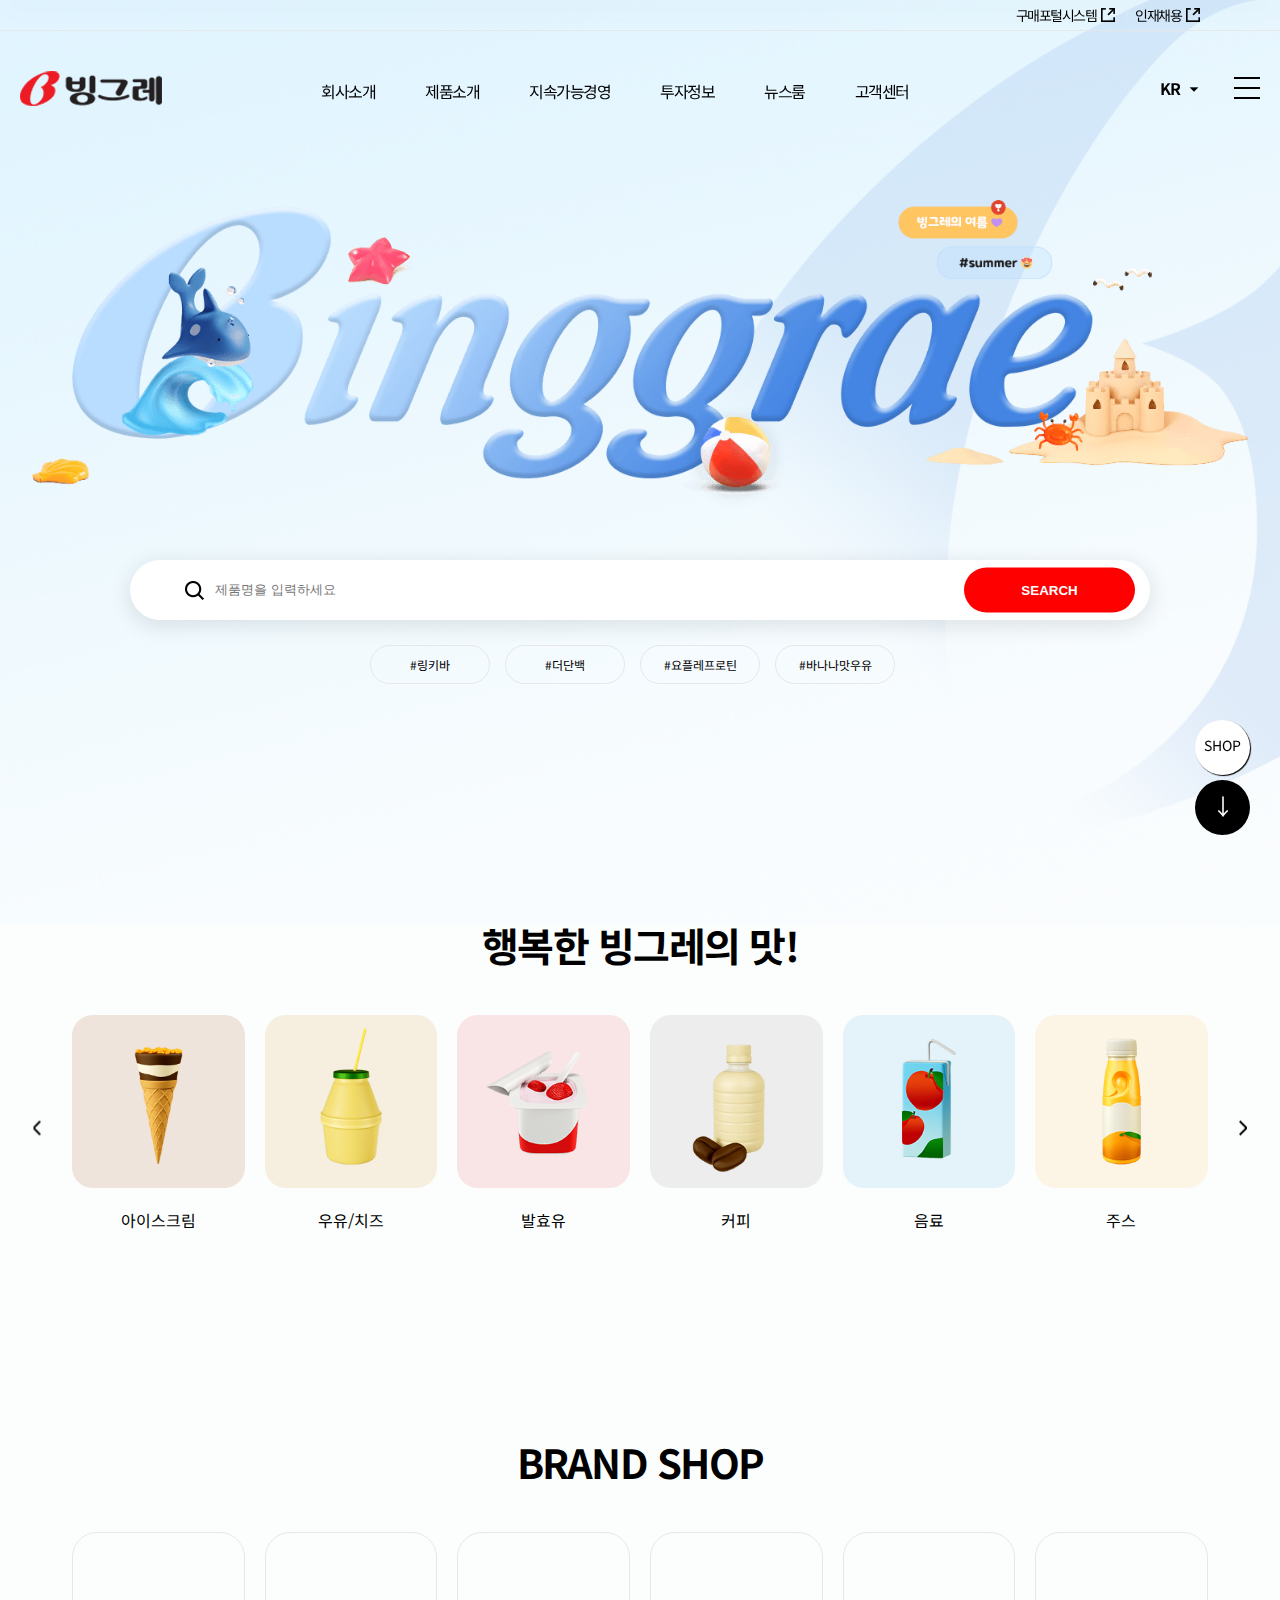
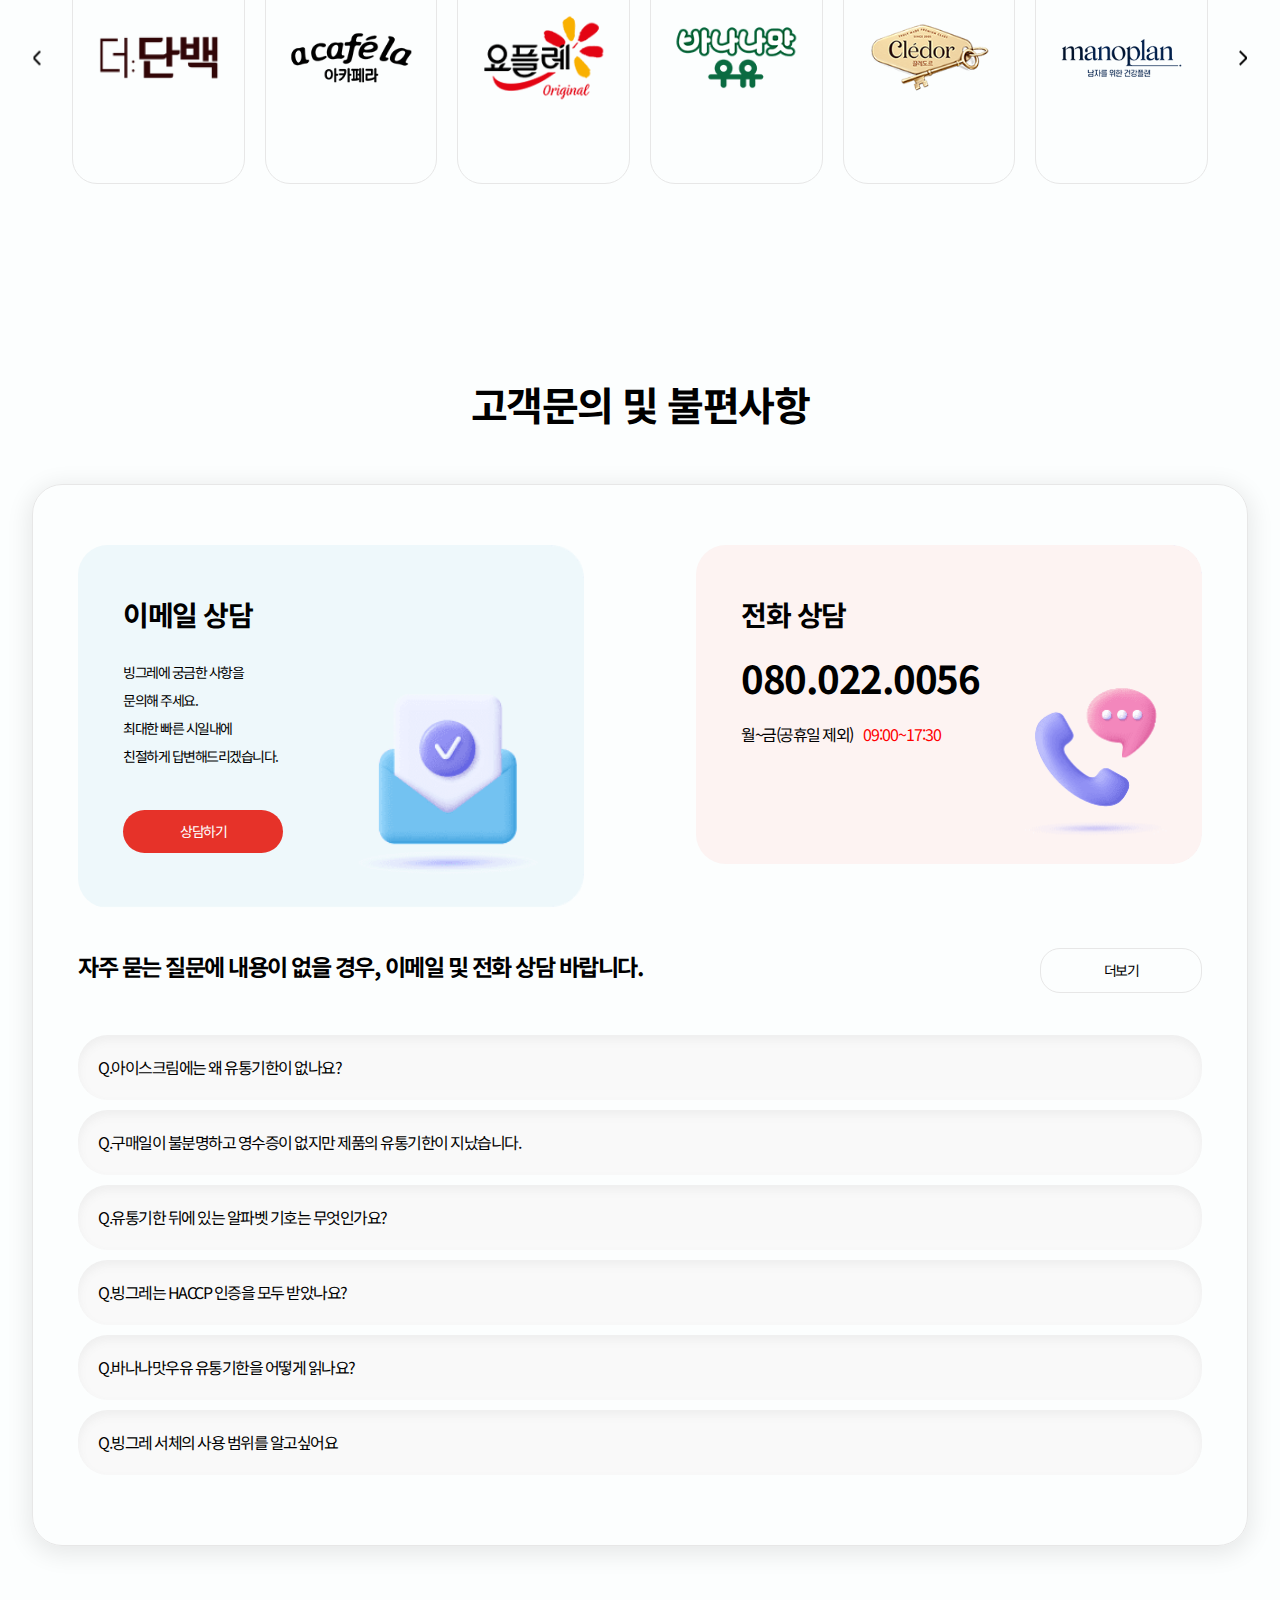
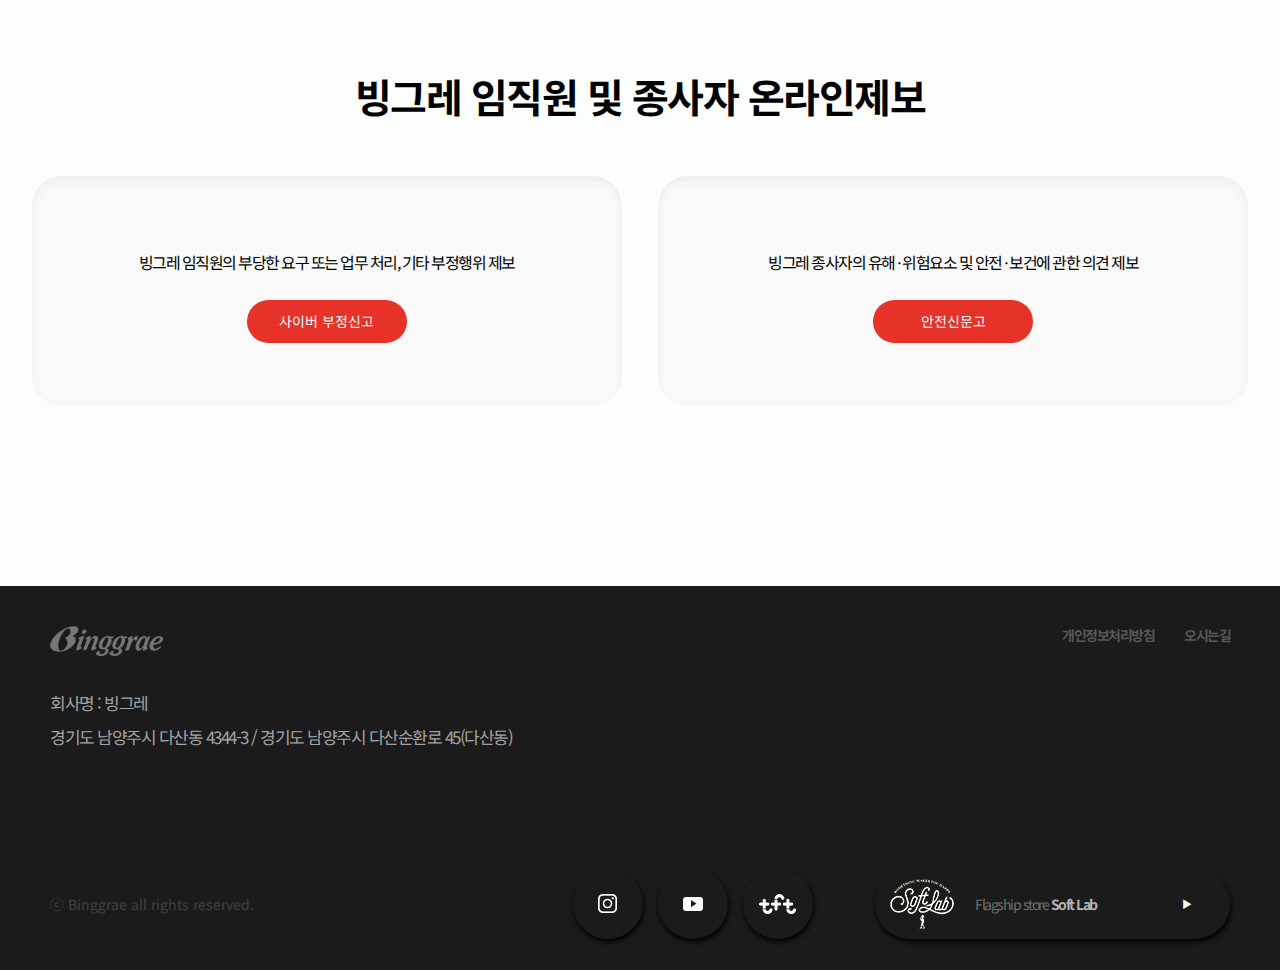
<file: index.html>
<!DOCTYPE html>
<html lang="ko">
  <head>
    <meta charset="UTF-8" />
    <meta http-equiv="X-UA-Compatible" content="IE=edge" />
    <meta name="viewport" content="width=device-width, initial-scale=1.0" />
    <title>빙그레</title>

    <!-- favicon -->
    <link rel="icon" href="img/ico_favicon.ico" />

    <!-- font -->
    <link rel="preconnect" href="https://fonts.googleapis.com" />
    <link rel="preconnect" href="https://fonts.gstatic.com" crossorigin />
    <link href="https://fonts.googleapis.com/css2?family=Noto+Sans+KR:wght@400;700&display=swap" rel="stylesheet" />

    <!-- css -->
    <link rel="stylesheet" href="scss/index.css" />

    <!-- js -->
    <script defer src="js/header.js"></script>
    <script defer src="js/main.js"></script>
    <script defer src="js/aside.js"></script>
  </head>

  <body>
    <!-- 상단 영역 -->
    <header id="header">
      <h1 class="h1">
        <a href="index.html">
          <span class="hideText">회사소개</span>
          <img class="pcLogo" src="img/logo-pc.png" alt="빙그레 pc로고" />
          <img class="mobileLogo" src="img/logo_mo.png" alt="빙그레 모바일 로고" />
        </a>
      </h1>

      <div class="gnbWrapWrap">
        <div class="gnbMobileDark"></div>
        <div class="gnbWrap">
          <div class="mobileWrap">
            <ul class="gnb">
              <li class="depth01">
                <a href="#">회사소개</a>
                <ul class="depth02">
                  <li>
                    <a href="#">CEO인사말</a>
                  </li>
                  <li>
                    <a href="#">경영이념</a>
                  </li>
                  <li>
                    <a href="#">사업분야</a>
                  </li>
                  <li>
                    <a href="#">히스토리</a>
                  </li>
                </ul>
              </li>
              <li class="depth01">
                <a href="#">제품소개</a>
                <ul class="depth02">
                  <li><a href="#">아이스크림</a></li>
                  <li><a href="#">우유/치즈</a></li>
                  <li><a href="#">발효유</a></li>
                  <li><a href="#">커피</a></li>
                  <li><a href="#">음료</a></li>
                  <li><a href="#">주스</a></li>
                  <li><a href="#">스낵/디저트</a></li>
                  <li><a href="#">건강지향식품</a></li>
                  <li><a href="#">수출제품</a></li>
                </ul>
              </li>
              <li class="depth01">
                <a href="#">지속가능경영</a>
                <ul class="depth02">
                  <li><a href="#">지속가능경영 체계</a></li>
                  <li><a href="#">Eco-Friendly</a></li>
                  <li><a href="#">Shared Value</a></li>
                  <li><a href="#">Global Integrity</a></li>
                  <li class="depth03">
                    <a href="#">윤리준법경영</a>
                    <ul class="depth03Ham">
                      <li><a href="#">윤리강령</a></li>
                      <li><a href="#">공정거리자율준수</a></li>
                    </ul>
                  </li>
                  <li><a href="#">사회공헌</a></li>
                  <li><a href="#">보고서 및 정책</a></li>
                </ul>
              </li>
              <li class="depth01">
                <a href="#">투자정보</a>
                <ul class="depth02">
                  <li><a href="#">전자공고</a></li>
                  <li><a href="#">주식정보</a></li>
                  <li><a href="#">공시정보</a></li>
                  <li><a href="#">재무정보</a></li>
                  <li><a href="#">IR 정보</a></li>
                </ul>
              </li>
              <li class="depth01">
                <a href="#">뉴스룸</a>
                <ul class="depth02">
                  <li class="depth03 depth03Ham"><a href="#">전체보기</a></li>
                  <li><a href="#">새소식</a></li>
                  <li><a href="#">보도자료</a></li>
                  <li><a href="#">빙그레 스토리</a></li>
                  <li><a href="#">미디어 라이브러리</a></li>
                </ul>
              </li>
              <li class="depth01">
                <a href="#">고객센터</a>
                <ul class="depth02">
                  <li class="depth03">
                    <a href="#">고객상담</a>
                    <ul class="depth03Ham">
                      <li><a href="#">FAQ</a></li>
                      <li><a href="#">1:1 이메일상담</a></li>
                    </ul>
                  </li>
                  <li><a href="#">사이버 부정신고</a></li>
                  <li><a href="#">안전신문고</a></li>
                  <li><a href="#">개인정보처리방침</a></li>
                </ul>
              </li>
            </ul>
          </div>

          <ul class="mTnb">
            <li>
              <a href="#">구매포털시스템<img src="img/link_arrow02.png" alt="구매포털시스템" /></a>
            </li>
            <li>
              <a href="#">인재채용<img src="img/link_arrow02.png" alt="인재채용" /></a>
            </li>
          </ul>

          <ul class="mEnb">
            <li>
              <ul class="lang">
                <li><a href="#">KR</a></li>
                <li><a href="#">EN</a></li>
              </ul>
            </li>
            <li><a href="#">오시는 길</a></li>
          </ul>
        </div>
      </div>

      <ul class="enb">
        <li>
          <ul>
            <li class="choice">KR<img src="img/lang_btn.png" alt="언어 드롭다운 버튼" /></li>
            <ul class="language">
              <li><a href="#">KR</a></li>
              <li><a href="#">EN</a></li>
              <li><a href="#">CN</a></li>
            </ul>
          </ul>
        </li>
        <li>
          <div class="hamburger">
            <span class="hideText">전체메뉴보기</span>
            <div></div>
            <div></div>
            <div></div>
          </div>
        </li>
      </ul>

      <div class="tnb">
        <ul>
          <li>
            <a href="#">구매포털시스템<img src="img/link_arrow02.png" alt="구매포털시스템" /></a>
          </li>
          <li>
            <a href="#">인재채용<img src="img/link_arrow02.png" alt="인재채용" /></a>
          </li>
        </ul>
      </div>
    </header>

    <!-- 내용영역 -->
    <main id="main">
      <!-- 타이틀 -->
      <section id="title">
        <div class="titleInnerWrap">
          <div class="inner">
            <img class="pcImg" src="img/sec01_logo.png" alt="빙그레 타이틀 로고" />
            <img class="mobileImg" src="img/m_sec01_logo.png" alt="빙그레 타이틀 모바일 로고" />
            <div class="search">
              <div class="searchBar">
                <div class="searchForm">
                  <input type="text" placeholder="제품명을 입력하세요" />
                  <button type="button">SEARCH</button>
                </div>
              </div>

              <div class="hashtag">
                <h2 class="hideText">빙그레 해시태그</h2>
                <ul class="hash">
                  <li><a href="#">#링키바</a></li>
                  <li><a href="#">#더단백</a></li>
                  <li><a href="#">#요플레프로틴</a></li>
                  <li><a href="#">#바나나맛우유</a></li>
                </ul>
              </div>
            </div>
          </div>
        </div>
      </section>

      <!-- 빙그레맛 -->
      <section id="taste">
        <div class="inner">
          <h2 class="h2">행복한 빙그레의 맛!</h2>
          <div class="tasteSlideWrap">
            <div class="tasteSlide">
              <ul class="list">
                <li>
                  <a href="#">
                    <img src="img/sec02_img01.png" alt="빙그레 아이스크림" />
                    <div class="imgName">
                      <span class="normal">아이스크림</span><span class="hover">VIEW MORE</span>
                    </div>
                  </a>
                </li>
                <li>
                  <a href="#">
                    <img src="img/sec02_img02.png" alt="빙그레 우유/치즈" />
                    <div class="imgName"><span class="normal">우유/치즈</span><span class="hover">VIEW MORE</span></div>
                  </a>
                </li>
                <li>
                  <a href="#">
                    <img src="img/sec02_img03.png" alt="빙그레 발효유" />
                    <div class="imgName"><span class="normal">발효유</span><span class="hover">VIEW MORE</span></div>
                  </a>
                </li>
                <li>
                  <a href="#">
                    <img src="img/sec02_img04.png" alt="빙그레 커피" />
                    <div class="imgName"><span class="normal">커피</span><span class="hover">VIEW MORE</span></div>
                  </a>
                </li>
                <li>
                  <a href="#">
                    <img src="img/sec02_img05.png" alt="빙그레 음료" />
                    <div class="imgName"><span class="normal">음료</span><span class="hover">VIEW MORE</span></div>
                  </a>
                </li>
                <li>
                  <a href="#">
                    <img src="img/sec02_img06.png" alt="빙그레 주스" />
                    <div class="imgName"><span class="normal">주스</span><span class="hover">VIEW MORE</span></div>
                  </a>
                </li>
                <li>
                  <a href="#">
                    <img src="img/sec02_img07.png" alt="빙그레 스낵/디저트" />
                    <div class="imgName">
                      <span class="normal">스낵/디저트</span><span class="hover">VIEW MORE</span>
                    </div>
                  </a>
                </li>
                <li>
                  <a href="#">
                    <img src="img/sec02_img08.png" alt="빙그레 건강지향식품" />
                    <div class="imgName">
                      <span class="normal">건강지향식품</span><span class="hover">VIEW MORE</span>
                    </div>
                  </a>
                </li>
                <li>
                  <a href="#">
                    <img src="img/sec02_img09.png" alt="빙그레 수출제품" />
                    <div class="imgName"><span class="normal">수출제품</span><span class="hover">VIEW MORE</span></div>
                  </a>
                </li>
              </ul>
            </div>
            <div class="Btn prev">
              <img src="img/prev_arrow.png" alt="빙그레 이전 버튼" />
            </div>
            <div class="Btn next">
              <img src="img/next_arrow.png" alt="빙그레 다음 버튼" />
            </div>
          </div>
        </div>
      </section>

      <!-- 브랜드샵 -->
      <section id="shop">
        <div class="inner">
          <h2 class="h2">BRAND SHOP</h2>
          <div class="shopSlideWrap">
            <div class="shopSlide">
              <ul class="list">
                <li>
                  <a href="#">
                    <img src="img/sec02_logo01.png" alt="더:단백" />
                    <div class="hideText">더:단백</div>
                  </a>
                </li>
                <li>
                  <a href="#">
                    <img src="img/sec02_logo02.png" alt="아카페라" />
                    <div class="hideText">아카페라</div>
                  </a>
                </li>
                <li>
                  <a href="#">
                    <img src="img/sec02_logo03.png" alt="요플레" />
                    <div class="hideText">요플레</div>
                  </a>
                </li>
                <li>
                  <a href="#">
                    <img src="img/sec02_logo04.png" alt="바나나맛 우유" />
                    <div class="hideText">바나나맛 우유</div>
                  </a>
                </li>
                <li>
                  <a href="#">
                    <img src="img/sec02_logo05.png" alt="끌레도르" />
                    <div class="hideText">끌레도르</div>
                  </a>
                </li>
                <li>
                  <a href="#">
                    <img src="img/sec02_logo06.png" alt="마노플랜" />
                    <div class="hideText">마노플랜</div>
                  </a>
                </li>
                <li>
                  <a href="#">
                    <img src="img/sec02_logo07.png" alt="비바시티" />
                    <div class="hideText">비바시티</div>
                  </a>
                </li>
              </ul>
            </div>
            <div class="Btn prev">
              <img src="img/prev_arrow.png" alt="브랜드 이전 버튼" />
            </div>
            <div class="Btn next">
              <img src="img/next_arrow.png" alt="브랜드 다음 버튼" />
            </div>
          </div>
        </div>
      </section>

      <!-- 커뮤니티 -->
      <section id="community">
        <div class="inner">
          <h2 class="h2">고객문의 및 불편사항</h2>
          <div class="question">
            <article class="email">
              <h3 class="h3">이메일 상담</h3>
              <p class="p">
                빙그레에 궁금한 사항을 문의해 주세요.<br /><span class="mobile"
                  >최대한 빠른 시일내에 친절하게 답변해드리겠습니다.</span
                >
              </p>
              <a href="#" class="btn1">상담하기</a>
            </article>
            <article class="telephone">
              <h3 class="h3">전화 상담</h3>
              <a href="tel:080-022-9956">080.022.0056</a>
              <p class="p">월~금(공휴일 제외)<span>09:00~17:30</span></p>
            </article>
            <article class="faq">
              <h3 class="h3">자주 묻는 질문에 내용이 없을 경우, 이메일 및 전화 상담 바랍니다.</h3>
              <a href="#" class="viewMore">더보기</a>
              <ul class="qa">
                <li><a href="#">Q.아이스크림에는 왜 유통기한이 없나요?</a></li>
                <li>
                  <a href="#">Q.구매일이 불분명하고 영수증이 없지만 제품의 유통기한이 지났습니다.</a>
                </li>
                <li>
                  <a href="#">Q.유통기한 뒤에 있는 알파벳 기호는 무엇인가요?</a>
                </li>
                <li><a href="#">Q.빙그레는 HACCP 인증을 모두 받았나요?</a></li>
                <li>
                  <a href="#">Q.바나나맛우유 유통기한을 어떻게 읽나요?</a>
                </li>
                <li><a href="#">Q.빙그레 서체의 사용 범위를 알고싶어요</a></li>
              </ul>
            </article>
          </div>
          <h2 class="h2">빙그레 임직원 및 종사자 온라인제보</h2>
          <div class="report">
            <article class="cyber">
              <p class="p">빙그레 임직원의 부당한 요구 또는 업무 처리, 기타 부정행위 제보</p>
              <a href="#" class="btn1">사이버 부정신고</a>
            </article>
            <article class="sinmungo">
              <p class="p">빙그레 종사자의 유해·위험요소 및 안전·보건에 관한 의견 제보</p>
              <a href="#" class="btn1">안전신문고</a>
            </article>
          </div>
        </div>
      </section>
    </main>

    <!-- 하단 사이드바 -->
    <aside id="aside">
      <span>
        <a href="https://brand.naver.com/binggrae" class="shop" target="_self">SHOP</a>
        <a href="#title" class="asideArrow">↓</a>
      </span>
    </aside>

    <!-- 하단영역 -->
    <footer id="footer">
      <div class="inner">
        <ul class="personal">
          <li><a href="#">개인정보처리방침</a></li>
          <li><a href="#">오시는길</a></li>
        </ul>
        <div class="addr">
          <h1>
            <a href="#"><span class="hideText">빙그레</span></a>
          </h1>
          <address class="address">
            회사명 : 빙그레<br />
            경기도 남양주시 다산동 4344-3 / 경기도 남양주시 다산순환로 45(다산동)
          </address>
        </div>
        <div class="bottom1">
          <p class="copyright">ⓒ Binggrae all rights reserved.</p>
          <div class="link">
            <ul class="sns">
              <li>
                <a href="#"><span class="hideText">인스타그램</span></a>
              </li>
              <li>
                <a href="#"><span class="hideText">유튜브</span></a>
              </li>
              <li>
                <a href="#"><span class="hideText">tft mall</span></a>
              </li>
            </ul>
            <a href="#">Flagship store <strong>Soft Lab</strong></a>
          </div>
        </div>
        <div class="bottom2">
          <p class="right">고객센터<span>1:1 이메일 문의</span></p>
          <p class="copyright">ⓒ Binggrae all rights reserved.</p>
        </div>
      </div>
    </footer>
  </body>
</html>
</file>
<file: scss/index.css>
﻿html,body,div,span,applet,object,iframe,h1,h2,h3,h4,h5,h6,p,blockquote,pre,a,abbr,acronym,address,big,cite,code,del,dfn,em,img,ins,kbd,q,s,samp,small,strike,strong,sub,sup,tt,var,b,u,i,center,dl,dt,dd,ol,ul,li,fieldset,form,label,legend,table,caption,tbody,tfoot,thead,tr,th,td,article,aside,canvas,details,embed,figure,figcaption,footer,header,hgroup,menu,nav,output,ruby,section,summary,time,mark,audio,video{margin:0;padding:0;border:0;font-size:100%;font:inherit;vertical-align:baseline}article,aside,details,figcaption,figure,footer,header,hgroup,menu,nav,section{display:block}body{line-height:1}ol,ul{list-style:none}blockquote,q{quotes:none}blockquote:before,blockquote:after,q:before,q:after{content:"";content:none}table{border-collapse:collapse;border-spacing:0}html{scroll-behavior:smooth}body{font-family:"Noto Sans KR",sans-serif;letter-spacing:-1.5px}body *::selection{color:#fff;background:#000}body.hamburger{overflow:hidden}.inner{width:95%;max-width:1310px;margin:0 auto}ul,form{font-size:0}input,button{padding:0}li{font-size:16px}a{color:#000;text-decoration:none}.hideText{display:none}#header{width:100%;padding:40px 80px;margin-top:31px;box-sizing:border-box;position:fixed;z-index:10}#header::after{width:100vw;height:1px;background:#e7e7e7;position:absolute;left:0;bottom:0;clear:both}#header.white{background:#fff}#header.white::after{content:""}#header.white .tnb{background:#fff}#header h1{float:left;height:35px;position:relative;z-index:3}#header h1>a span{display:none}#header h1>a .mobileLogo{display:none;width:117px;height:27px}#header .gnbWrapWrap .gnbMobileDark{display:none;width:100vw;height:100vh;background:rgba(0,0,0,.1);position:absolute;top:0;left:0;opacity:0;transition:.5s}#header .gnbWrapWrap .gnbWrap{height:0px;position:absolute;top:-31px;left:0;right:0;background:#fff;border-radius:0 0 20px 20px;text-align:center;box-shadow:0px 2px 30px 2px rgba(0,0,0,.09)}#header .gnbWrapWrap .gnbWrap .mTnb{display:none;position:absolute;top:0;left:0;right:0;padding:20px;text-align:left;border-bottom:1px solid #e7e7e7}#header .gnbWrapWrap .gnbWrap .mTnb>li{display:inline-block}#header .gnbWrapWrap .gnbWrap .mTnb>li>a{display:inline-block;font-size:15px;padding:10px 14px;background:#fff;border:1px solid #e7e7e7;border-radius:30px}#header .gnbWrapWrap .gnbWrap .mTnb>li>a>img{position:relative;top:2px;margin-left:5px}#header .gnbWrapWrap .gnbWrap .mTnb>li:first-child{margin-right:10px}#header .gnbWrapWrap .gnbWrap .gnb{display:inline-block;position:relative;top:31px}#header .gnbWrapWrap .gnbWrap .gnb .depth01{display:inline-block;padding-top:45px;padding-right:80px;position:relative}#header .gnbWrapWrap .gnbWrap .gnb .depth01>a{display:block;position:relative;line-height:30px;font-size:20px;padding-bottom:40px;transition:.5s}#header .gnbWrapWrap .gnbWrap .gnb .depth01>a:hover{color:red}#header .gnbWrapWrap .gnbWrap .gnb .depth01>a:hover::before{content:"";width:5px;height:5px;background:red;border-radius:5px;position:absolute;top:5px;right:-10px}#header .gnbWrapWrap .gnbWrap .gnb .depth01>a:hover::after{content:"";width:100%;height:2px;background:red;position:absolute;top:calc(100% - 1px);left:0;z-index:1}#header .gnbWrapWrap .gnbWrap .gnb .depth01 .depth02{display:none;width:100%;padding-top:20px;position:absolute;top:116px}#header .gnbWrapWrap .gnbWrap .gnb .depth01 .depth02>li>a{display:block;text-align:left;font-size:18px;line-height:27px;padding:7px 0;word-break:keep-all;letter-spacing:0;transition:.5s}#header .gnbWrapWrap .gnbWrap .gnb .depth01 .depth02>li:hover>a,#header .gnbWrapWrap .gnbWrap .gnb .depth01 .depth02>li.hover>a{color:red}#header .gnbWrapWrap .gnbWrap .gnb .depth01 .depth02 .depth03Ham{display:none;text-align:left;padding:5px 0}#header .gnbWrapWrap .gnbWrap .gnb .depth01 .depth02 .depth03Ham>li>a{display:block;font-size:15px;line-height:30px;color:rgba(52,52,52,.8)}#header .gnbWrapWrap .gnbWrap .mEnb{display:none;position:absolute;left:0;right:0;bottom:0;padding:20px 20px 25px 38px;background:#fff}#header .gnbWrapWrap .gnbWrap .mEnb>li{display:inline-block}#header .gnbWrapWrap .gnbWrap .mEnb>li:first-child{float:left}#header .gnbWrapWrap .gnbWrap .mEnb>li:first-child .lang>li{display:inline-block}#header .gnbWrapWrap .gnbWrap .mEnb>li:first-child .lang>li>a{display:block;line-height:26px}#header .gnbWrapWrap .gnbWrap .mEnb>li:first-child .lang>li:first-child{margin-right:20px;position:relative}#header .gnbWrapWrap .gnbWrap .mEnb>li:first-child .lang>li:first-child::after{content:"";width:1px;height:12px;background:#e7e7e7;position:absolute;top:8px;right:-11px}#header .gnbWrapWrap .gnbWrap .mEnb>li:first-child .lang>li:last-child>a{color:rgba(173,169,169,.9803921569)}#header .gnbWrapWrap .gnbWrap .mEnb>li:last-child{float:right}#header .gnbWrapWrap .gnbWrap .mEnb>li:last-child>a{display:block;color:rgba(52,52,52,.8);line-height:26px}#header .gnbWrapWrap .gnbWrap .mEnb>li::after{content:"";display:block;clear:both}#header .enb{position:absolute;right:80px;z-index:10}#header .enb>li{display:inline-block;line-height:35px;width:40px}#header .enb>li:first-child{margin-right:34px}#header .enb>li>ul{font-weight:bold}#header .enb>li>ul .choice{cursor:pointer}#header .enb>li>ul .choice>img{position:relative;top:-3px;margin-left:10px}#header .enb>li>ul .language{width:52px;height:0;background:#fff;text-align:center;font-weight:bold;border-radius:20px;position:absolute;overflow:hidden;transition:.5s}#header .enb>li>ul .language>li a{display:block;line-height:30px}#header .enb>li>ul .language.active{height:90px;padding:10px 0}#header .enb>li:last-child{width:26px}#header .enb>li .hamburger{position:relative;top:4px;cursor:pointer}#header .enb>li .hamburger>div{height:2px;background:#000;transition:.5s}#header .enb>li .hamburger>div:nth-of-type(2){margin:8px 0}#header .enb>li .hamburger.active>div:nth-of-type(1){transform:translateY(10px) rotate(-45deg)}#header .enb>li .hamburger.active>div:nth-of-type(2){transform:rotate(45deg)}#header .enb>li .hamburger.active>div:nth-of-type(3){transform:rotate(45deg);opacity:0}#header .tnb{position:absolute;top:-31px;left:0;right:0;border-bottom:1px solid #e7e7e7;padding:0 80px;text-align:right}#header .tnb>ul>li{display:inline-block;position:relative}#header .tnb>ul>li:first-child{margin-right:20px}#header .tnb>ul>li:first-child::after{content:"";display:block;width:1px;height:10px;background:#e7e7e7;position:absolute;top:11px;right:-12px}#header .tnb>ul>li a{display:block;font-size:14px;line-height:30px}#header .tnb>ul>li a img{position:relative;top:1px;margin-left:5px}#header.active{background:#fff}#header.active::after{content:""}#header.active .gnbWrapWrap .gnbWrap{animation:height .5s forwards}@keyframes height{from{height:147px}to{height:575px}}#header.active .gnbWrapWrap .gnbWrap .gnb .depth01 .depth02{display:block;opacity:0;animation:opacity .5s .5s forwards}@keyframes opacity{from{opacity:0}to{opacity:1}}#header.hamburgerGnb{background:rgba(0,0,0,0)}#header.hamburgerGnb::after{display:none}#header.hamburgerGnb .gnbWrapWrap .gnbWrap{width:100vw;height:100vh;background:#fff;border-radius:0;animation:opacity .5s forwards}@keyframes opacity{from{opacity:0}to{opacity:1}}#header.hamburgerGnb .gnbWrapWrap .gnbWrap .gnb{width:1580px;position:absolute;top:25%;left:50%;transform:translate(-50%)}#header.hamburgerGnb .gnbWrapWrap .gnbWrap .gnb .depth01{vertical-align:top;width:255px;max-width:14vw;height:460px;padding:50px 30px;border:1px solid #e7e7e7;border-radius:25px;margin-right:10px;box-sizing:border-box;transition:.5s}#header.hamburgerGnb .gnbWrapWrap .gnbWrap .gnb .depth01>a{pointer-events:none}#header.hamburgerGnb .gnbWrapWrap .gnbWrap .gnb .depth01:hover{transform:translateY(-10px);box-shadow:2px 2px 3px 3px rgba(0,0,0,.1)}#header.hamburgerGnb .gnbWrapWrap .gnbWrap .gnb .depth01:hover>a{color:red}#header.hamburgerGnb .gnbWrapWrap .gnbWrap .gnb .depth01:last-child{margin-right:0}#header.hamburgerGnb .gnbWrapWrap .gnbWrap .gnb .depth01>a{text-align:left;font-size:32px;font-weight:bold}#header.hamburgerGnb .gnbWrapWrap .gnbWrap .gnb .depth01>a::before{display:none}#header.hamburgerGnb .gnbWrapWrap .gnbWrap .gnb .depth01>a::after{display:none}#header.hamburgerGnb .gnbWrapWrap .gnbWrap .gnb .depth01 .depth02{display:block;padding-top:0;position:relative;top:0}#header.hamburgerGnb .gnbWrapWrap .gnbWrap .gnb .depth01 .depth02>.depth03Ham{padding:0}#header.hamburgerGnb .gnbWrapWrap .gnbWrap .gnb .depth01 .depth02>li{position:relative}#header.hamburgerGnb .gnbWrapWrap .gnbWrap .gnb .depth01 .depth02>li>a{padding:3px 0}#header.hamburgerGnb .gnbWrapWrap .gnbWrap .gnb .depth01 .depth02>li:hover>a::after{content:"↑";color:red;font-weight:bold;position:absolute;top:0;right:0;transform:translateY(3px) rotate(45deg)}#header.hamburgerGnb .gnbWrapWrap .gnbWrap .gnb .depth01 .depth02 .depth03Ham{display:block}#header.hamburgerGnb .tnb{background:rgba(0,0,0,0)}#header.mobile .gnbWrapWrap .gnbMobileDark{display:block;opacity:1;z-index:5}#header.mobile .gnbWrapWrap .gnbWrap{display:block;height:100vh;top:0;border-radius:30px 0 0 0px;left:calc(100vw - 500px);z-index:7;animation:opacity .5s forwards}@keyframes opacity{from{opacity:0}to{opacity:1}}#header.mobile .gnbWrapWrap .gnbWrap .mobileWrap{height:calc(100% - 149px);position:relative;top:78px;overflow-x:hidden;overflow-y:scroll}#header.mobile .gnbWrapWrap .gnbWrap .mobileWrap .gnb{width:100%;top:0px;padding:11px 0 30px}#header.mobile .gnbWrapWrap .gnbWrap .mobileWrap .gnb .depth01{display:block;width:100%;padding:11px 20px 11px 38px;position:relative;text-align:left;box-sizing:border-box;cursor:pointer}#header.mobile .gnbWrapWrap .gnbWrap .mobileWrap .gnb .depth01>a{padding:0;font-size:21px;font-weight:bold;line-height:21px;pointer-events:none}#header.mobile .gnbWrapWrap .gnbWrap .mobileWrap .gnb .depth01>a::after{content:"";width:10px;height:5px;position:absolute;top:7px;left:calc(100% - 20px + 10px);right:0;background:url(../img/m_ham_menu_btn.png) no-repeat;background-size:contain}#header.mobile .gnbWrapWrap .gnbWrap .mobileWrap .gnb .depth01>a:hover{color:#000}#header.mobile .gnbWrapWrap .gnbWrap .mobileWrap .gnb .depth01>a:hover::before{display:none}#header.mobile .gnbWrapWrap .gnbWrap .mobileWrap .gnb .depth01 .depth02{display:block;height:0;padding:0 20px 0 38px;position:relative;top:11px;left:-38px;background:#e7e7e7;overflow:hidden}#header.mobile .gnbWrapWrap .gnbWrap .mobileWrap .gnb .depth01.mobileActive>a::after{transform:rotate(180deg)}#header.mobile .gnbWrapWrap .gnbWrap .mobileWrap .gnb .depth01.mobileActive .depth02{height:auto;padding-top:11px;padding-bottom:11px}#header.mobile .gnbWrapWrap .gnbWrap .mobileWrap .gnb .depth01.mobileActive .depth02>li{transition:.5s}#header.mobile .gnbWrapWrap .gnbWrap .mobileWrap .gnb .depth01.mobileActive .depth02>li>a{display:inline-block;position:relative;color:rgba(52,52,52,.8);line-height:1}#header.mobile .gnbWrapWrap .gnbWrap .mobileWrap .gnb .depth01.mobileActive .depth02>li:hover>a{color:red}#header.mobile .gnbWrapWrap .gnbWrap .mobileWrap .gnb .depth01.mobileActive .depth02>li:hover>a::before{content:"";width:3px;height:3px;background:red;border-radius:50%;position:absolute;top:8px;right:-6px}#header.mobile .gnbWrapWrap .gnbWrap .mEnb{display:block}#header.mobile .gnbWrapWrap .gnbWrap .mTnb{display:block}#header.mobile .enb>li:first-child{display:none}#main section{background:#fcfefe;padding-bottom:180px}#main section#title{background:url(../img/section01_bg.png) no-repeat center;background-size:cover}#main section#title .titleInnerWrap{height:calc(100vh + 147px);max-height:745px}#main section#title .titleInnerWrap .inner>img{max-width:100%;margin:0 auto;padding-top:200px;padding-bottom:50px}#main section#title .titleInnerWrap .inner>img.mobileImg{display:none}#main section#title .titleInnerWrap .inner .search{width:100%;max-width:1020px;margin:0 auto}#main section#title .titleInnerWrap .inner .search .searchBar{width:100%;padding-left:55px;padding-right:15px;background:#fff;border-radius:80px;box-sizing:border-box;box-shadow:0px 5px 20px 3px rgba(0,0,0,.09);position:relative}#main section#title .titleInnerWrap .inner .search .searchBar .searchForm{position:relative}#main section#title .titleInnerWrap .inner .search .searchBar .searchForm>input{width:70%;max-width:740px;border:none;padding-left:30px;line-height:80px;transition:.5s}#main section#title .titleInnerWrap .inner .search .searchBar .searchForm>button{width:18%;line-height:55px;position:absolute;top:50%;right:0;transform:translateY(-50%);border:none;border-radius:55px;color:#fff;font-weight:bold;background:red;margin:auto 0;cursor:pointer;transition:.5s}#main section#title .titleInnerWrap .inner .search .searchBar .searchForm::before{content:"";width:19px;height:19px;background:url(../img/search_icon.png) no-repeat;position:absolute;top:31px;transition:.5s}#main section#title .titleInnerWrap .inner .search .hashtag .hash{display:inline-block;margin-top:25px;white-space:nowrap;position:relative;left:50%;transform:translate(-50%)}#main section#title .titleInnerWrap .inner .search .hashtag .hash>li{display:inline-block;margin-right:15px}#main section#title .titleInnerWrap .inner .search .hashtag .hash>li>a{display:block;width:120px;font-size:12px;letter-spacing:0;text-align:center;line-height:37px;border:1px solid #e7e7e7;border-radius:20px;box-sizing:border-box}#main section#taste .inner h2{font-size:40px;font-weight:bold;text-align:center;margin-bottom:30px}#main section#taste .inner .tasteSlideWrap{width:95%;margin:0 auto;position:relative}#main section#taste .inner .tasteSlideWrap .tasteSlide{white-space:nowrap;padding:20px 0;position:relative;overflow:hidden}#main section#taste .inner .tasteSlideWrap .tasteSlide .list{transition:.5s}#main section#taste .inner .tasteSlideWrap .tasteSlide .list>li{width:16.6666666667%;max-width:242px;display:inline-block;transition:.5s}#main section#taste .inner .tasteSlideWrap .tasteSlide .list>li>a{display:block;padding:0 10px}#main section#taste .inner .tasteSlideWrap .tasteSlide .list>li>a>img{width:100%}#main section#taste .inner .tasteSlideWrap .tasteSlide .list>li>a .imgName{width:100%;line-height:43px;text-align:center;letter-spacing:0;margin-top:10px;border-radius:20px;white-space:nowrap}#main section#taste .inner .tasteSlideWrap .tasteSlide .list>li>a .imgName .normal{display:block}#main section#taste .inner .tasteSlideWrap .tasteSlide .list>li>a .imgName .hover{display:none;color:#fff}#main section#taste .inner .tasteSlideWrap .tasteSlide .list>li.scroll{opacity:1;transform:translateY(0)}#main section#taste .inner .tasteSlideWrap .tasteSlide .list>li:hover{transform:translateY(-10px)}#main section#taste .inner .tasteSlideWrap .tasteSlide .list>li:hover>a .imgName{background:red}#main section#taste .inner .tasteSlideWrap .tasteSlide .list>li:hover>a .imgName .normal{display:none}#main section#taste .inner .tasteSlideWrap .tasteSlide .list>li:hover>a .imgName .hover{display:block}#main section#taste .inner .tasteSlideWrap .Btn{width:30px;text-align:center;position:absolute;top:0;bottom:0;cursor:pointer}#main section#taste .inner .tasteSlideWrap .Btn.disabled{opacity:.3;cursor:auto}#main section#taste .inner .tasteSlideWrap .Btn>img{position:absolute;top:50%;transform:translate(-50%, -50%)}#main section#taste .inner .tasteSlideWrap .prev{left:-40px}#main section#taste .inner .tasteSlideWrap .next{right:-40px}#main section#shop .inner h2{font-size:40px;font-weight:bold;text-align:center;margin-bottom:30px}#main section#shop .inner .shopSlideWrap{width:95%;margin:0 auto;position:relative}#main section#shop .inner .shopSlideWrap .shopSlide{white-space:nowrap;padding:20px 0;position:relative;overflow:hidden}#main section#shop .inner .shopSlideWrap .shopSlide .list{transition:.5s}#main section#shop .inner .shopSlideWrap .shopSlide .list>li{width:16.6666666667%;max-width:242px;padding:0 10px;box-sizing:border-box;display:inline-block;transition:.5s}#main section#shop .inner .shopSlideWrap .shopSlide .list>li>a{display:block;height:250px;border:1px solid #e7e7e7;border-radius:25px;position:relative}#main section#shop .inner .shopSlideWrap .shopSlide .list>li>a>img{width:70%;position:absolute;top:50%;left:50%;transform:translate(-50%, -50%)}#main section#shop .inner .shopSlideWrap .shopSlide .list>li:hover{transform:translateY(-10px)}#main section#shop .inner .shopSlideWrap .shopSlide .list>li.scroll{opacity:1;transform:translateY(0)}#main section#shop .inner .shopSlideWrap .Btn{width:30px;text-align:center;position:absolute;top:0;bottom:0;cursor:pointer}#main section#shop .inner .shopSlideWrap .Btn.disabled{opacity:.3;cursor:auto}#main section#shop .inner .shopSlideWrap .Btn>img{position:absolute;top:50%;transform:translate(-50%, -50%)}#main section#shop .inner .shopSlideWrap .prev{left:-40px}#main section#shop .inner .shopSlideWrap .next{right:-40px}#main section#community .inner h2{font-size:40px;font-weight:bold;text-align:center;margin-bottom:60px}#main section#community .inner .question{padding:60px 45px;border:1px solid #e7e7e7;border-radius:30px;box-shadow:0px 5px 24.3px 2.7px rgba(0,0,0,.09);margin-bottom:130px}#main section#community .inner .question .email{float:left;width:45%;padding:55px 45px;background:url(../img/sec04_backimg01.png) no-repeat center right/cover;box-sizing:border-box;border-radius:30px}#main section#community .inner .question .email h3{font-size:32px;font-weight:bold;padding-bottom:30px}#main section#community .inner .question .email>p{line-height:2;padding-bottom:40px}#main section#community .inner .question .email .btn1{display:block;width:160px;line-height:43px;font-size:14px;color:#fff;text-align:center;background:#e63229;border-radius:43px}#main section#community .inner .question .telephone{float:right;width:45%;height:319px;padding:55px 45px;background:url(../img/sec04_backimg02.png) no-repeat center right/cover;box-sizing:border-box;border-radius:30px}#main section#community .inner .question .telephone h3{font-size:32px;font-weight:bold;padding-bottom:30px}#main section#community .inner .question .telephone>a{display:block;font-size:46.5px;font-weight:bold;padding-bottom:30px}#main section#community .inner .question .telephone>p{padding-bottom:45px}#main section#community .inner .question .telephone>p>span{color:red;padding-left:10px;letter-spacing:-1px}#main section#community .inner .question .faq{clear:both;position:relative}#main section#community .inner .question .faq h3{display:inline-block;width:75%;font-size:23px;font-weight:bold;padding:47px 0 27px;margin-bottom:30px;word-break:keep-all}#main section#community .inner .question .faq .viewMore{display:block;width:160px;font-size:14px;line-height:43px;text-align:center;border:1px solid #e7e7e7;border-radius:20px;position:absolute;top:40px;right:0}#main section#community .inner .question .faq .viewMore:hover{color:#fff;background:#e63229}#main section#community .inner .question .faq .qa>li{width:48%}#main section#community .inner .question .faq .qa>li>a{display:block;padding-left:20px;line-height:80px;font-size:18px;border-radius:30px;background:#f9f9f9;box-shadow:inset 0px 5px 10px 0 rgba(121,121,121,.08);margin-bottom:10px;position:relative;overflow:hidden;white-space:nowrap;text-overflow:ellipsis}#main section#community .inner .question .faq .qa>li>a::after{content:"";width:47px;height:47px;background:url(../img/link_arrow01.png) no-repeat center;background-color:#e63229;border-radius:50%;position:absolute;top:16px;right:17px;transform:scale(0);transition:.5s}#main section#community .inner .question .faq .qa>li>a:hover{font-weight:bold}#main section#community .inner .question .faq .qa>li>a:hover::after{transform:scale(1)}#main section#community .inner .question .faq .qa>li:nth-child(odd){float:left}#main section#community .inner .question .faq .qa>li:nth-child(even){float:right}#main section#community .inner .question .faq .qa::after{content:"";display:block;clear:both}#main section#community .inner .report article{width:48.5%;height:230px;padding:78px 25px 58px;text-align:center;word-break:keep-all;background:#f9f9f9;border-radius:30px;box-shadow:inset 0px 5px 10px 0 rgba(121,121,121,.08);box-sizing:border-box}#main section#community .inner .report article.cyber{float:left}#main section#community .inner .report article.cyber>p{font-size:20px}#main section#community .inner .report article.cyber .btn1{display:block;width:160px;line-height:43px;font-size:14px;letter-spacing:0;color:#fff;text-align:center;background:#e63229;border-radius:43px;margin:30px auto 0}#main section#community .inner .report article.sinmungo{float:right}#main section#community .inner .report article.sinmungo>p{font-size:20px}#main section#community .inner .report article.sinmungo .btn1{display:block;width:160px;line-height:43px;font-size:14px;letter-spacing:0;color:#fff;text-align:center;background:#e63229;border-radius:43px;margin:30px auto 0}#main section#community .inner .report::after{content:"";display:block;clear:both}aside{position:fixed;right:20px;bottom:60px;letter-spacing:0;z-index:10}aside span{position:absolute;bottom:0px;right:10px}aside span a{display:block;width:55px;height:55px;margin-bottom:5px;font-size:14px;text-align:center;line-height:50px;border-radius:50%;position:relative;z-index:5}aside span a:first-child{color:#000;background:#fff;box-shadow:1px 1px 1px}aside span a:last-child{color:#fff;background:#000;font-size:22px}@media screen and (max-width: 1024px){aside{display:none}}footer{background:#1b1b1b;padding:40px 50px 30px;word-break:keep-all}footer *{color:#fff}footer .inner{width:100%;max-width:100%;position:relative}footer .inner .personal{position:absolute;right:0}footer .inner .personal>li{display:inline-block;margin-left:30px}footer .inner .personal>li>a{color:#575757;font-size:14px;font-weight:bold}footer .inner .addr>h1>a{display:block;width:113px;height:30px;background:url(../img/f_logo.png) no-repeat}footer .inner .addr .address{padding-top:30px;padding-bottom:115px;color:#a2a2a2;font-size:17px;line-height:2}footer .inner .bottom1{display:flex;justify-content:space-between;align-items:center}footer .inner .bottom1 .copyright{color:#414141;font-size:14px;letter-spacing:0}footer .inner .bottom1 .link .sns{display:inline-block}footer .inner .bottom1 .link .sns>li{display:inline-block}footer .inner .bottom1 .link .sns>li>a{display:block;width:70px;height:70px;border-radius:70px;background:#1b1b1b;box-shadow:1px 3px 5px 0px #000;margin-left:15px}footer .inner .bottom1 .link .sns>li:nth-of-type(1)>a{background:url(../img/footer_sns01.png) no-repeat center}footer .inner .bottom1 .link .sns>li:nth-of-type(2)>a{background:url(../img/footer_sns02.png) no-repeat center}footer .inner .bottom1 .link .sns>li:nth-of-type(3)>a{background:url(../img/footer_sns03.png) no-repeat center}footer .inner .bottom1 .link>a{display:inline-block;width:255px;vertical-align:top;color:#6f6f6f;padding-left:100px;font-size:14px;line-height:70px;border-radius:70px;background:url(../img/flag_store.png) no-repeat 5%;box-shadow:1px 3px 5px 0px #000;margin-left:60px}footer .inner .bottom1 .link>a>strong{color:#b3b3b3;font-weight:bold}footer .inner .bottom1 .link>a::after{content:"▶";color:#fff;font-size:10px;float:right;position:relative;right:40px}footer .inner .bottom2{display:none;justify-content:space-between;line-height:70px;letter-spacing:0;padding-top:80px}footer .inner .bottom2 .right{color:#767676;font-size:12px}footer .inner .bottom2 .right>span{color:#767676;padding-left:25px;position:relative}footer .inner .bottom2 .right>span::before{content:"";width:1px;height:4px;background:#767676;position:absolute;top:7px;left:12px}footer .inner .bottom2 .copyright{color:#414141;font-size:14px}@media(max-width: 1700px){#header{padding:40px 20px}#header h1 a img{max-width:100%}#header .gnbWrapWrap .gnbWrap .gnb .depth01{padding-right:50px}#header .gnbWrapWrap .gnbWrap .gnb .depth01>a{font-size:16px}#header .gnbWrapWrap .gnbWrap .gnb .depth01 .depth02>li>a{font-size:14px}#header .enb{right:20px}#header.hamburgerGnb .gnbWrapWrap .gnbWrap .gnb{width:95vw}#header.hamburgerGnb .gnbWrapWrap .gnbWrap .gnb .depth01>a{font-size:20px;padding-bottom:20px}#header.hamburgerGnb .gnbWrapWrap .gnbWrap .gnb .depth01 .depth02>li>a{padding:0;font-size:14px}}@media(max-width: 1280px){#header.hamburgerGnb .gnbWrapWrap .gnbWrap .gnb .depth01{padding:30px 15px}}@media(max-width: 1024px){#header{margin-top:0}#header h1{height:27px}#header h1 a .pcLogo{display:none}#header h1 a .mobileLogo{display:block}#header .gnbWrapWrap .gnbWrap{display:none}#header .enb{top:36px}#header .enb>li:first-child>ul .language>li>a{line-height:25px}#header .enb>li:first-child>ul .language.active{height:75px}#header .enb>li .hamburger{top:3px}#header .tnb{display:none}#header.mobile .enb>li .hamburger{top:-8px}}@media(max-width: 768px){#header{padding:22px 20px}#header .enb{top:16px}#header .enb>li:first-child{margin-right:20px}#header .enb>li:last-child{width:24px}#header .enb>li .hamburger>div:nth-of-type(2){margin:5px 0}#header .enb>li .hamburger.active>div:nth-of-type(1){transform:translateY(7px) rotate(-45deg)}#header.mobile .gnbWrapWrap .gnbWrap{width:90vw;left:10vw}#header.mobile .enb>li .hamburger{top:9px}}@media screen and (max-width: 1024px){#footer{padding-bottom:100px}}@media screen and (max-width: 768px){#footer{padding-bottom:0;padding:30px 20px}#footer .inner .personal{width:100%;word-break:break-all;text-align:center}#footer .inner .personal>li{transform:translate(-30%)}#footer .inner .addr>h1{padding-top:45px}#footer .inner .addr>h1>a{position:relative;left:50%;transform:translate(-50%)}#footer .inner .address{text-align:center;font-size:14px;padding-top:15px;padding-bottom:80px}#footer .inner .bottom1{justify-content:center}#footer .inner .bottom1 .copyright{display:none}#footer .inner .bottom1 .link .sns{display:block;text-align:center}#footer .inner .bottom1 .link .sns>li>a{width:45px;height:45px}#footer .inner .bottom1 .link .sns>li:first-child>a{background-size:13px}#footer .inner .bottom1 .link .sns>li:nth-of-type(2)>a{background-size:14px}#footer .inner .bottom1 .link .sns>li:last-child>a{background-size:26px}#footer .inner .bottom1 .link>a{display:block;width:200px;height:45px;background-size:25px;font-size:12px;line-height:45px;padding-left:50px;margin-left:0;margin-top:13px}#footer .inner .bottom1 .link>a::after{right:20px}#footer .inner .bottom2{display:flex}#footer .inner .bottom2 .copyright{font-size:12px}}@media screen and (max-width: 360px){#footer .inner .bottom2{display:block;text-align:center}#footer .inner .bottom2 .right{line-height:25px}#footer .inner .bottom2 .copyright{line-height:25px}}@media screen and (max-width: 1400px){#main section#community .inner .question .email h3{font-size:28px}#main section#community .inner .question .email>p{width:155px;font-size:14px;word-break:keep-all}#main section#community .inner .question .telephone h3{font-size:28px}#main section#community .inner .question .telephone>a{font-size:38.5px}#main section#community .inner .question .faq .qa>li>a{font-size:16px;line-height:65px}#main section#community .inner .question .faq .qa>li>a::after{width:35px;height:35px}#main section#community .inner .report article.cyber>p{font-size:16px}#main section#community .inner .report article.sinmungo>p{font-size:16px}}@media screen and (max-width: 1280px){#main section#title .titleInnerWrap .inner .search{width:90%}#main section#title .titleInnerWrap .inner .search .searchBar .searchForm>input{width:76%;line-height:60px}#main section#title .titleInnerWrap .inner .search .searchBar .searchForm>button{line-height:45px}#main section#title .titleInnerWrap .inner .search .searchBar .searchForm::before{top:21px}#main section#community .inner .question .faq .qa>li{width:100%}}@media screen and (max-width: 1024px){#main section#community .inner .question .email{padding:30px;background:url(../img/sec04_backimg01.png) no-repeat center right 10%}#main section#community .inner .question .email h3{padding-bottom:20px}#main section#community .inner .question .email>p{line-height:1.6;padding-bottom:20px}#main section#community .inner .question .telephone{height:260px;padding:30px;background:url(../img/sec04_backimg02.png) no-repeat center right 10%}#main section#community .inner .question .telephone h3{padding-bottom:20px}#main section#community .inner .question .telephone>a{padding-bottom:15px}#main section#community .inner .report article.cyber .btn1{margin:50px auto 0}#main section#community .inner .report article.sinmungo .btn1{margin:50px auto 0}}@media screen and (max-width: 768px){#main section{padding-bottom:60px}#main section#title{padding-bottom:60px}#main section#title .titleInnerWrap{height:auto}#main section#title .titleInnerWrap .inner>img{padding-top:150px;padding-bottom:10px}#main section#title .titleInnerWrap .inner>img.pcImg{display:none}#main section#title .titleInnerWrap .inner>img.mobileImg{display:block}#main section#title .titleInnerWrap .inner .search .searchBar{padding-left:25px}#main section#title .titleInnerWrap .inner .search .searchBar .searchForm>input{width:60%;font-size:12px;line-height:45px}#main section#title .titleInnerWrap .inner .search .searchBar .searchForm>button{width:18%;font-size:10px;line-height:30px}#main section#title .titleInnerWrap .inner .search .searchBar .searchForm::before{top:15px}#main section#title .titleInnerWrap .inner .search .hashtag .hash>li{margin-right:7px}#main section#title .titleInnerWrap .inner .search .hashtag .hash>li>a{width:70px;font-size:10px;line-height:30px}#main section#taste .inner h2{font-size:22px}#main section#taste .inner .tasteSlideWrap .tasteSlide{white-space:initial}#main section#taste .inner .tasteSlideWrap .tasteSlide .list{right:0}#main section#taste .inner .tasteSlideWrap .tasteSlide .list>li{width:33.3333333333%;margin-top:10px}#main section#taste .inner .tasteSlideWrap .tasteSlide .list>li:hover{transform:translate(0)}#main section#taste .inner .tasteSlideWrap .tasteSlide .list>li:hover>a .imgName{background:#fff}#main section#taste .inner .tasteSlideWrap .tasteSlide .list>li:hover>a .imgName .normal{display:block}#main section#taste .inner .tasteSlideWrap .tasteSlide .list>li:hover>a .imgName .hover{display:none}#main section#taste .inner .tasteSlideWrap .Btn{display:none}#main section#shop .inner h2{font-size:22px}#main section#shop .inner .shopSlideWrap .shopSlide{white-space:initial}#main section#shop .inner .shopSlideWrap .shopSlide .list{right:0}#main section#shop .inner .shopSlideWrap .shopSlide .list>li{margin-top:10px;width:33.3333333333%;padding:10px}#main section#shop .inner .shopSlideWrap .shopSlide .list>li>a{height:150px}#main section#shop .inner .shopSlideWrap .shopSlide .list>li:hover{transform:translate(0)}#main section#shop .inner .shopSlideWrap .Btn{display:none}#main section#community .inner h2{font-size:22px}#main section#community .inner .question .email{width:100%;background:url(../img/sec04_backimg01.png) no-repeat center/cover;margin-bottom:10px}#main section#community .inner .question .email h3{font-size:18px;padding-bottom:10px}#main section#community .inner .question .email>p{width:auto;font-size:14px;padding-bottom:0}#main section#community .inner .question .email>p .mobile{display:none}#main section#community .inner .question .email .btn1{display:none}#main section#community .inner .question .telephone{width:100%;height:120px;background:url(../img/sec04_backimg02.png) no-repeat center/cover}#main section#community .inner .question .telephone h3{font-size:18px;padding-bottom:10px}#main section#community .inner .question .telephone>a{font-size:18px;padding-bottom:10px}#main section#community .inner .question .telephone>p{font-size:14px;padding-bottom:0}#main section#community .inner .question .faq h3{width:65%;font-size:18px;margin-bottom:0}#main section#community .inner .question .faq .viewMore{font-size:12px;width:115px;line-height:30px}#main section#community .inner .question .faq .qa>li>a{padding-right:40px}#main section#community .inner .question .faq .qa>li>a::after{width:12px;background:url(../img/m_link_arrow01.png) no-repeat center/contain;background-color:#f9f9f9;right:20px;transform:scale(1)}#main section#community .inner .report article{display:block;width:100%;margin-top:10px}}@media(max-width: 1700px){#header{padding:40px 20px}#header h1 a img{max-width:100%}#header .gnbWrapWrap .gnbWrap .gnb .depth01{padding-right:50px}#header .gnbWrapWrap .gnbWrap .gnb .depth01>a{font-size:16px}#header .gnbWrapWrap .gnbWrap .gnb .depth01 .depth02>li>a{font-size:14px}#header .enb{right:20px}#header.hamburgerGnb .gnbWrapWrap .gnbWrap .gnb{width:95vw}#header.hamburgerGnb .gnbWrapWrap .gnbWrap .gnb .depth01>a{font-size:20px;padding-bottom:20px}#header.hamburgerGnb .gnbWrapWrap .gnbWrap .gnb .depth01 .depth02>li>a{padding:0;font-size:14px}}@media(max-width: 1280px){#header.hamburgerGnb .gnbWrapWrap .gnbWrap .gnb .depth01{padding:30px 15px}}@media(max-width: 1024px){#header{margin-top:0}#header h1{height:27px}#header h1 a .pcLogo{display:none}#header h1 a .mobileLogo{display:block}#header .gnbWrapWrap .gnbWrap{display:none}#header .enb{top:36px}#header .enb>li:first-child>ul .language>li>a{line-height:25px}#header .enb>li:first-child>ul .language.active{height:75px}#header .enb>li .hamburger{top:3px}#header .tnb{display:none}#header.mobile .enb>li .hamburger{top:-8px}}@media(max-width: 768px){#header{padding:22px 20px}#header .enb{top:16px}#header .enb>li:first-child{margin-right:20px}#header .enb>li:last-child{width:24px}#header .enb>li .hamburger>div:nth-of-type(2){margin:5px 0}#header .enb>li .hamburger.active>div:nth-of-type(1){transform:translateY(7px) rotate(-45deg)}#header.mobile .gnbWrapWrap .gnbWrap{width:90vw;left:10vw}#header.mobile .enb>li .hamburger{top:9px}}@media screen and (max-width: 1400px){#main section#community .inner .question .email h3{font-size:28px}#main section#community .inner .question .email>p{width:155px;font-size:14px;word-break:keep-all}#main section#community .inner .question .telephone h3{font-size:28px}#main section#community .inner .question .telephone>a{font-size:38.5px}#main section#community .inner .question .faq .qa>li>a{font-size:16px;line-height:65px}#main section#community .inner .question .faq .qa>li>a::after{width:35px;height:35px}#main section#community .inner .report article.cyber>p{font-size:16px}#main section#community .inner .report article.sinmungo>p{font-size:16px}}@media screen and (max-width: 1280px){#main section#title .titleInnerWrap .inner .search{width:90%}#main section#title .titleInnerWrap .inner .search .searchBar .searchForm>input{width:76%;line-height:60px}#main section#title .titleInnerWrap .inner .search .searchBar .searchForm>button{line-height:45px}#main section#title .titleInnerWrap .inner .search .searchBar .searchForm::before{top:21px}}@media screen and (max-width: 1024px){#main section#community .inner .question .email{padding:30px;background:url(../img/sec04_backimg01.png) no-repeat center right 10%}#main section#community .inner .question .email h3{padding-bottom:20px}#main section#community .inner .question .email>p{line-height:1.6;padding-bottom:20px}#main section#community .inner .question .telephone{height:260px;padding:30px;background:url(../img/sec04_backimg02.png) no-repeat center right 10%}#main section#community .inner .question .telephone h3{padding-bottom:20px}#main section#community .inner .question .telephone>a{padding-bottom:15px}#main section#community .inner .report article.cyber .btn1{margin:50px auto 0}#main section#community .inner .report article.sinmungo .btn1{margin:50px auto 0}}@media screen and (max-width: 768px){#main section{padding-bottom:60px}#main section#title{padding-bottom:60px}#main section#title .titleInnerWrap{height:auto}#main section#title .titleInnerWrap .inner>img{padding-top:150px;padding-bottom:10px}#main section#title .titleInnerWrap .inner>img.pcImg{display:none}#main section#title .titleInnerWrap .inner>img.mobileImg{display:block}#main section#title .titleInnerWrap .inner .search .searchBar{padding-left:25px}#main section#title .titleInnerWrap .inner .search .searchBar .searchForm>input{width:60%;font-size:12px;line-height:45px}#main section#title .titleInnerWrap .inner .search .searchBar .searchForm>button{width:18%;font-size:10px;line-height:30px}#main section#title .titleInnerWrap .inner .search .searchBar .searchForm::before{top:15px}#main section#title .titleInnerWrap .inner .search .hashtag .hash>li{margin-right:7px}#main section#title .titleInnerWrap .inner .search .hashtag .hash>li>a{width:70px;font-size:10px;line-height:30px}#main section#taste .inner h2{font-size:22px}#main section#taste .inner .tasteSlideWrap .tasteSlide{white-space:initial}#main section#taste .inner .tasteSlideWrap .tasteSlide .list{right:0}#main section#taste .inner .tasteSlideWrap .tasteSlide .list>li{width:33.3333333333%;margin-top:10px}#main section#taste .inner .tasteSlideWrap .tasteSlide .list>li:hover{transform:translate(0)}#main section#taste .inner .tasteSlideWrap .tasteSlide .list>li:hover>a .imgName{background:#fff}#main section#taste .inner .tasteSlideWrap .tasteSlide .list>li:hover>a .imgName .normal{display:block}#main section#taste .inner .tasteSlideWrap .tasteSlide .list>li:hover>a .imgName .hover{display:none}#main section#taste .inner .tasteSlideWrap .Btn{display:none}#main section#shop .inner h2{font-size:22px}#main section#shop .inner .shopSlideWrap .shopSlide{white-space:initial}#main section#shop .inner .shopSlideWrap .shopSlide .list{right:0}#main section#shop .inner .shopSlideWrap .shopSlide .list>li{margin-top:10px;width:33.3333333333%;padding:10px}#main section#shop .inner .shopSlideWrap .shopSlide .list>li>a{height:150px}#main section#shop .inner .shopSlideWrap .shopSlide .list>li:hover{transform:translate(0)}#main section#shop .inner .shopSlideWrap .Btn{display:none}#main section#community .inner h2{font-size:22px}#main section#community .inner .question .email{width:100%;background:url(../img/sec04_backimg01.png) no-repeat center/cover;margin-bottom:10px}#main section#community .inner .question .email h3{font-size:18px;padding-bottom:10px}#main section#community .inner .question .email>p{width:auto;font-size:14px;padding-bottom:0}#main section#community .inner .question .email>p .mobile{display:none}#main section#community .inner .question .email .btn1{display:none}#main section#community .inner .question .telephone{width:100%;height:120px;background:url(../img/sec04_backimg02.png) no-repeat center/cover}#main section#community .inner .question .telephone h3{font-size:18px;padding-bottom:10px}#main section#community .inner .question .telephone>a{font-size:18px;padding-bottom:10px}#main section#community .inner .question .telephone>p{font-size:14px;padding-bottom:0}#main section#community .inner .question .faq h3{font-size:18px;margin-bottom:0}#main section#community .inner .question .faq .viewMore{font-size:12px;width:115px;line-height:30px}#main section#community .inner .question .faq .qa>li>a{padding-right:40px}#main section#community .inner .question .faq .qa>li>a::after{width:12px;background:url(../img/m_link_arrow01.png) no-repeat center/contain;background-color:#f9f9f9;right:20px;transform:scale(1)}#main section#community .inner .report article{display:block;width:100%;margin-top:10px}}
</file>
